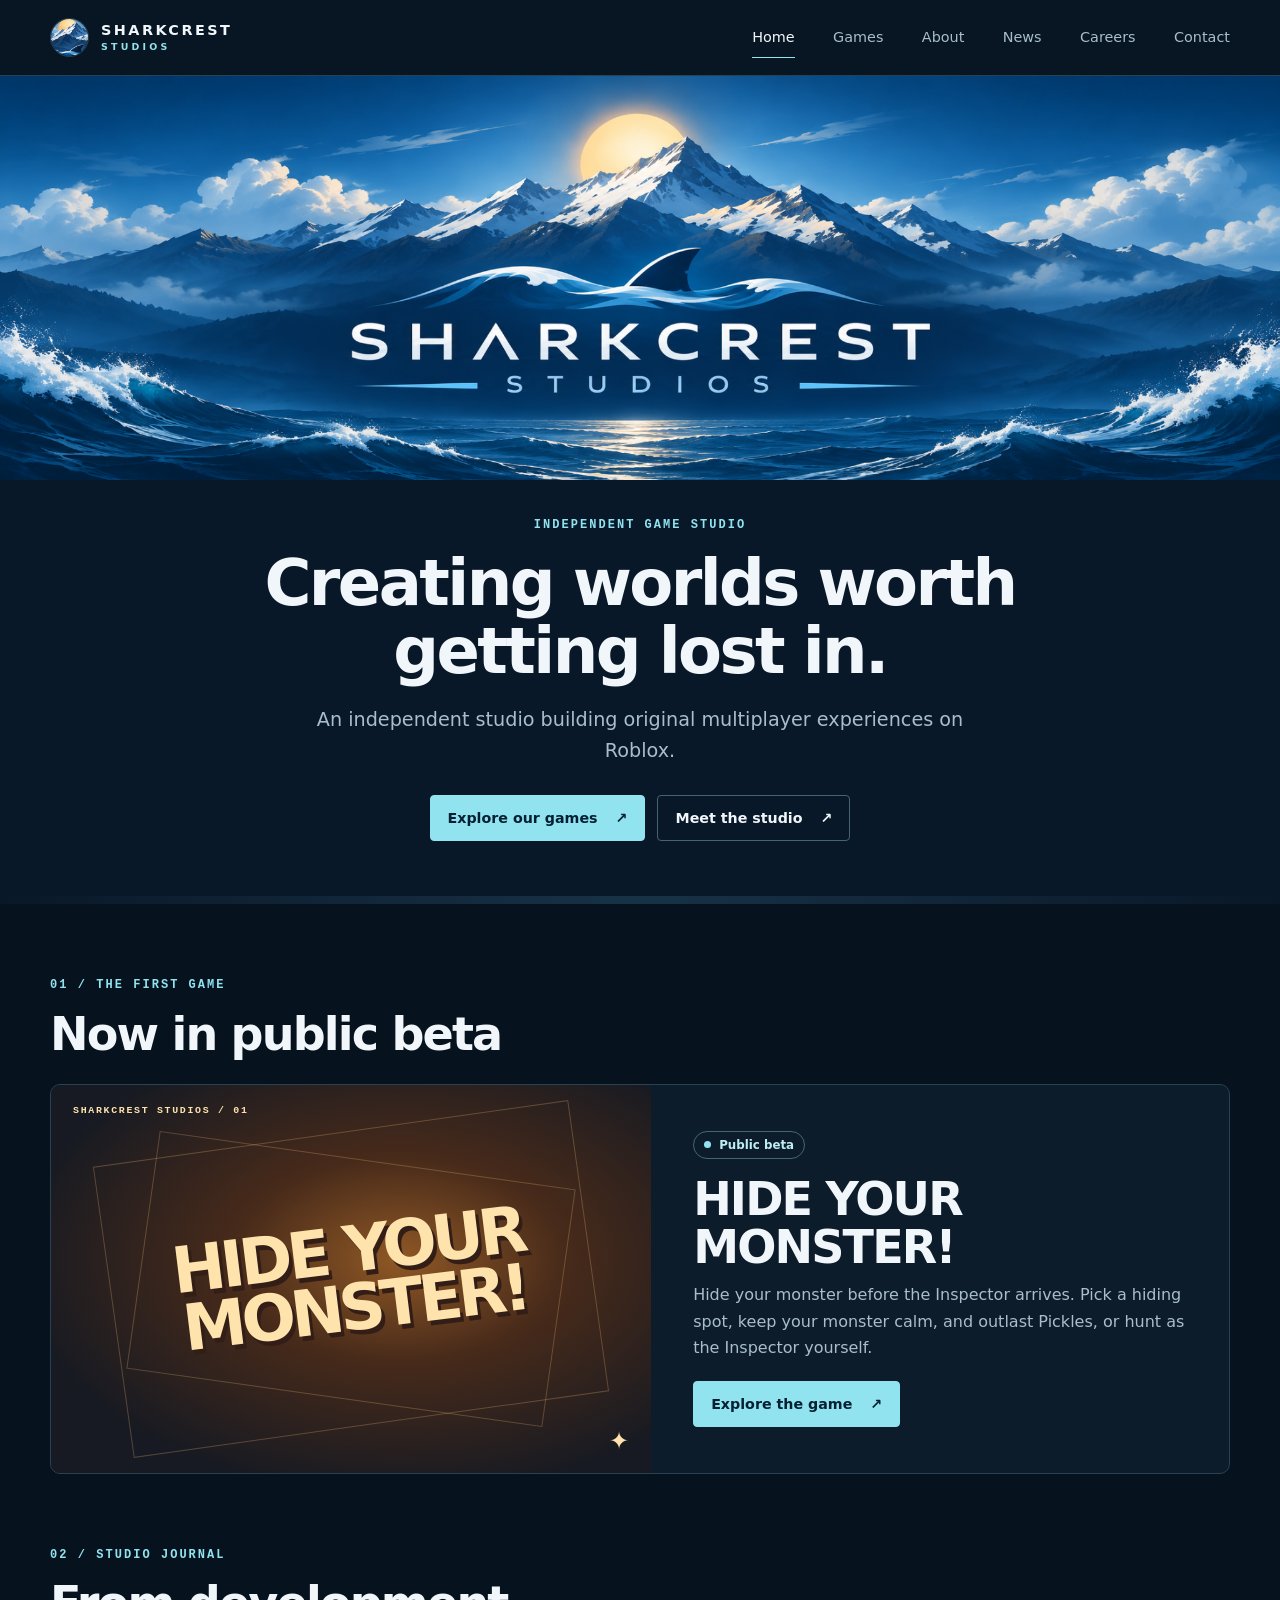
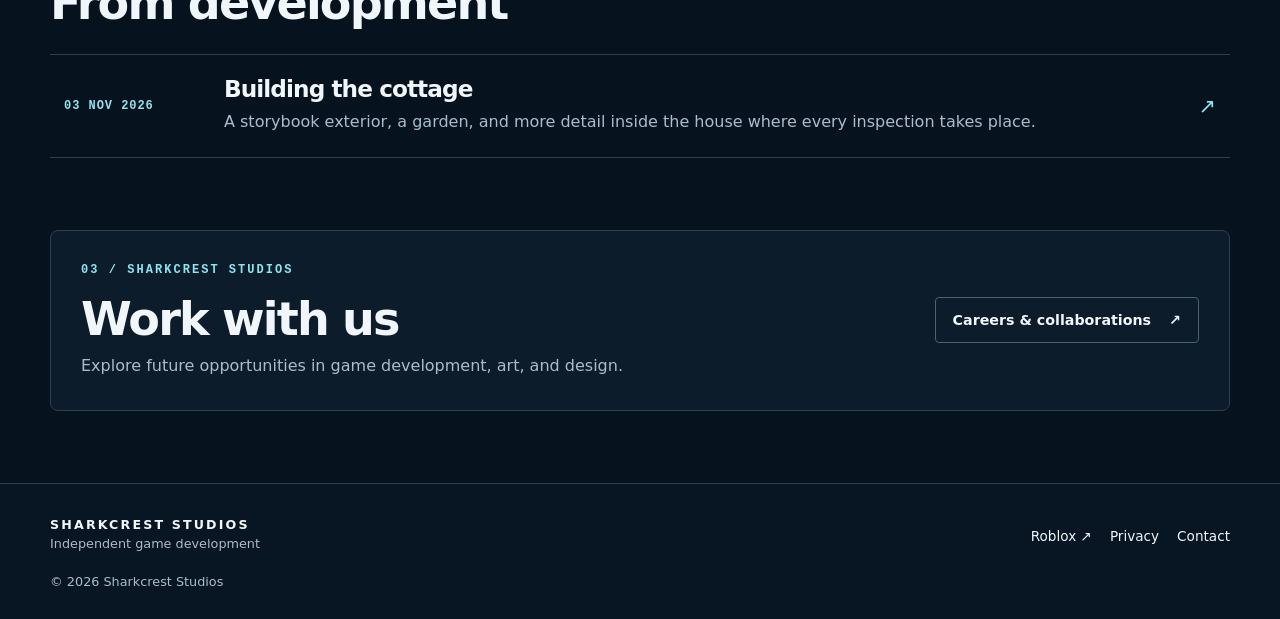
<file: index.html>
<!doctype html>
<html lang="en"><head><meta charset="utf-8"><meta name="viewport" content="width=device-width,initial-scale=1">
<title>Sharkcrest Studios</title><meta name="description" content="Independent Roblox game development."><meta name="google-site-verification" content="pZki12ZnaTEAWYkzwrIM5q7NcxKuATEVs8t-4s3hhcg"><meta name="msvalidate.01" content="9DD82C18F36D08FA622FC4B6A8618DF2"><meta name="theme-color" content="#07121f">
<link rel="canonical" href="https://sharkcreststudios.com/"><link rel="icon" href="/assets/favicon.png"><link rel="stylesheet" href="/assets/site.css">
<meta property="og:site_name" content="Sharkcrest Studios"><meta property="og:type" content="website"><meta property="og:title" content="Sharkcrest Studios"><meta property="og:description" content="Independent Roblox game development."><meta property="og:url" content="https://sharkcreststudios.com/"><meta property="og:image" content="https://sharkcreststudios.com/assets/banner.png"><meta property="og:image:alt" content="Sharkcrest Studios ocean and mountain banner"><meta name="twitter:card" content="summary_large_image">
<script type="application/ld+json">{"@context":"https://schema.org","@type":"Organization","name":"Sharkcrest Studios","url":"https://sharkcreststudios.com","logo":"https://sharkcreststudios.com/assets/crest.png","foundingDate":"2026-11-07","sameAs":["https://www.roblox.com/communities/379999821"]}</script><script type="application/ld+json">{"@context":"https://schema.org","@type":"WebSite","name":"Sharkcrest Studios","url":"https://sharkcreststudios.com/"}</script><script defer src="/assets/site.js"></script></head>
<body><a href="#main" class="skip">Skip to content</a><header><div class="wrap header"><a class="brand" href="/" aria-label="Sharkcrest Studios home"><img src="/assets/favicon.png" alt="" width="39" height="39"><span>SHARKCREST<small>STUDIOS</small></span></a><button class="menu" type="button" aria-controls="navigation" aria-expanded="false" hidden>Menu</button><nav id="navigation" aria-label="Main navigation"><a href="/" aria-current="page">Home</a><a href="/games/">Games</a><a href="/about/">About</a><a href="/news/">News</a><a href="/careers/">Careers</a><a href="/contact/">Contact</a></nav></div></header>
<main id="main" tabindex="-1">
    <section class="hero"><img src="/assets/banner.png" width="2048" height="647" alt="Sharkcrest Studios wordmark over ocean waves and a sunlit mountain range" fetchpriority="high"><div class="hero-copy wrap"><p class="eyebrow">INDEPENDENT GAME STUDIO</p><h1>Creating worlds worth<br class="desktop"> getting lost in.</h1><p class="lede">An independent studio building original multiplayer experiences on Roblox.</p><div class="actions"><a class="button primary" href="/games/">Explore our games <span aria-hidden="true">↗</span></a><a class="button " href="/about/">Meet the studio <span aria-hidden="true">↗</span></a></div></div></section>
    <section class="wrap section"><p class="eyebrow">01 / THE FIRST GAME</p><h2 class="section-title">Now in public beta</h2><article class="feature"><div class="game-art" aria-hidden="true"><span>SHARKCREST STUDIOS / 01</span><strong>HIDE YOUR MONSTER!</strong><b>✦</b></div><div class="feature-copy"><span class="status"><i></i>Public beta</span><h2>HIDE YOUR MONSTER!</h2><p>Hide your monster before the Inspector arrives. Pick a hiding spot, keep your monster calm, and outlast Pickles, or hunt as the Inspector yourself.</p><a class="button primary" href="/games/hide-your-monster/">Explore the game <span aria-hidden="true">↗</span></a></div></article></section>
    <section class="wrap section"><p class="eyebrow">02 / STUDIO JOURNAL</p><h2 class="section-title">From development</h2><a class="news-row" href="/news/building-the-cottage/"><time datetime="2026-11-03">03 NOV 2026</time><div><h3>Building the cottage</h3><p>A storybook exterior, a garden, and more detail inside the house where every inspection takes place.</p></div><span aria-hidden="true">↗</span></a></section>
    <section class="wrap section"><div class="callout"><div><p class="eyebrow">03 / SHARKCREST STUDIOS</p><h2>Work with us</h2><p>Explore future opportunities in game development, art, and design.</p></div><a class="button " href="/careers/">Careers &amp; collaborations <span aria-hidden="true">↗</span></a></div></section></main><footer><div class="wrap footer"><div><strong>SHARKCREST STUDIOS</strong><p>Independent game development</p></div><div><a href="https://www.roblox.com/communities/379999821">Roblox ↗</a><a href="/privacy/">Privacy</a><a href="/contact/">Contact</a></div><small>© 2026 Sharkcrest Studios</small></div></footer></body></html>
</file>
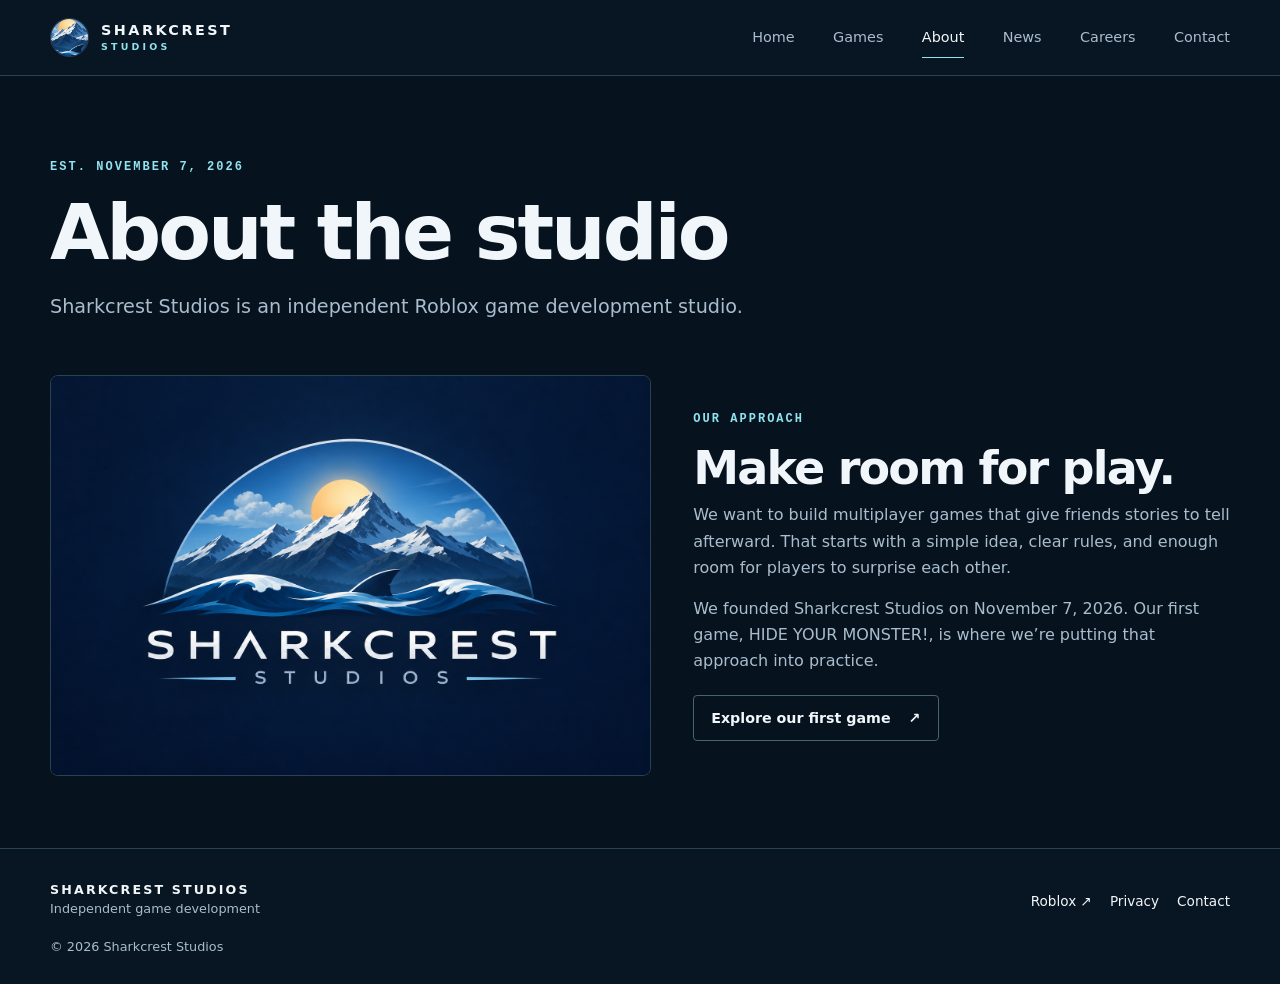
<file: about/index.html>
<!doctype html>
<html lang="en"><head><meta charset="utf-8"><meta name="viewport" content="width=device-width,initial-scale=1">
<title>About | Sharkcrest Studios</title><meta name="description" content="Meet Sharkcrest Studios, an independent game studio founded on November 7, 2026."><meta name="google-site-verification" content="pZki12ZnaTEAWYkzwrIM5q7NcxKuATEVs8t-4s3hhcg"><meta name="msvalidate.01" content="9DD82C18F36D08FA622FC4B6A8618DF2"><meta name="theme-color" content="#07121f">
<link rel="canonical" href="https://sharkcreststudios.com/about/"><link rel="icon" href="/assets/favicon.png"><link rel="stylesheet" href="/assets/site.css">
<meta property="og:site_name" content="Sharkcrest Studios"><meta property="og:type" content="website"><meta property="og:title" content="About | Sharkcrest Studios"><meta property="og:description" content="Meet Sharkcrest Studios, an independent game studio founded on November 7, 2026."><meta property="og:url" content="https://sharkcreststudios.com/about/"><meta property="og:image" content="https://sharkcreststudios.com/assets/banner.png"><meta property="og:image:alt" content="Sharkcrest Studios ocean and mountain banner"><meta name="twitter:card" content="summary_large_image">
<script type="application/ld+json">{"@context":"https://schema.org","@type":"Organization","name":"Sharkcrest Studios","url":"https://sharkcreststudios.com","logo":"https://sharkcreststudios.com/assets/crest.png","foundingDate":"2026-11-07","sameAs":["https://www.roblox.com/communities/379999821"]}</script><script defer src="/assets/site.js"></script></head>
<body><a href="#main" class="skip">Skip to content</a><header><div class="wrap header"><a class="brand" href="/" aria-label="Sharkcrest Studios home"><img src="/assets/favicon.png" alt="" width="39" height="39"><span>SHARKCREST<small>STUDIOS</small></span></a><button class="menu" type="button" aria-controls="navigation" aria-expanded="false" hidden>Menu</button><nav id="navigation" aria-label="Main navigation"><a href="/">Home</a><a href="/games/">Games</a><a href="/about/" aria-current="page">About</a><a href="/news/">News</a><a href="/careers/">Careers</a><a href="/contact/">Contact</a></nav></div></header>
<main id="main" tabindex="-1"><section class="wrap intro"><p class="eyebrow">EST. NOVEMBER 7, 2026</p><h1>About the studio</h1><p class="lede">Sharkcrest Studios is an independent Roblox game development studio.</p></section><section class="wrap section snug split"><img src="/assets/crest.png" width="1536" height="1024" alt="Official Sharkcrest Studios crest with mountain peaks, waves, and a shark fin"><div><p class="eyebrow">OUR APPROACH</p><h2>Make room for play.</h2><p>We want to build multiplayer games that give friends stories to tell afterward. That starts with a simple idea, clear rules, and enough room for players to surprise each other.</p><p>We founded Sharkcrest Studios on November 7, 2026. Our first game, HIDE YOUR MONSTER!, is where we’re putting that approach into practice.</p><a class="button " href="/games/hide-your-monster/">Explore our first game <span aria-hidden="true">↗</span></a></div></section></main><footer><div class="wrap footer"><div><strong>SHARKCREST STUDIOS</strong><p>Independent game development</p></div><div><a href="https://www.roblox.com/communities/379999821">Roblox ↗</a><a href="/privacy/">Privacy</a><a href="/contact/">Contact</a></div><small>© 2026 Sharkcrest Studios</small></div></footer></body></html>
</file>
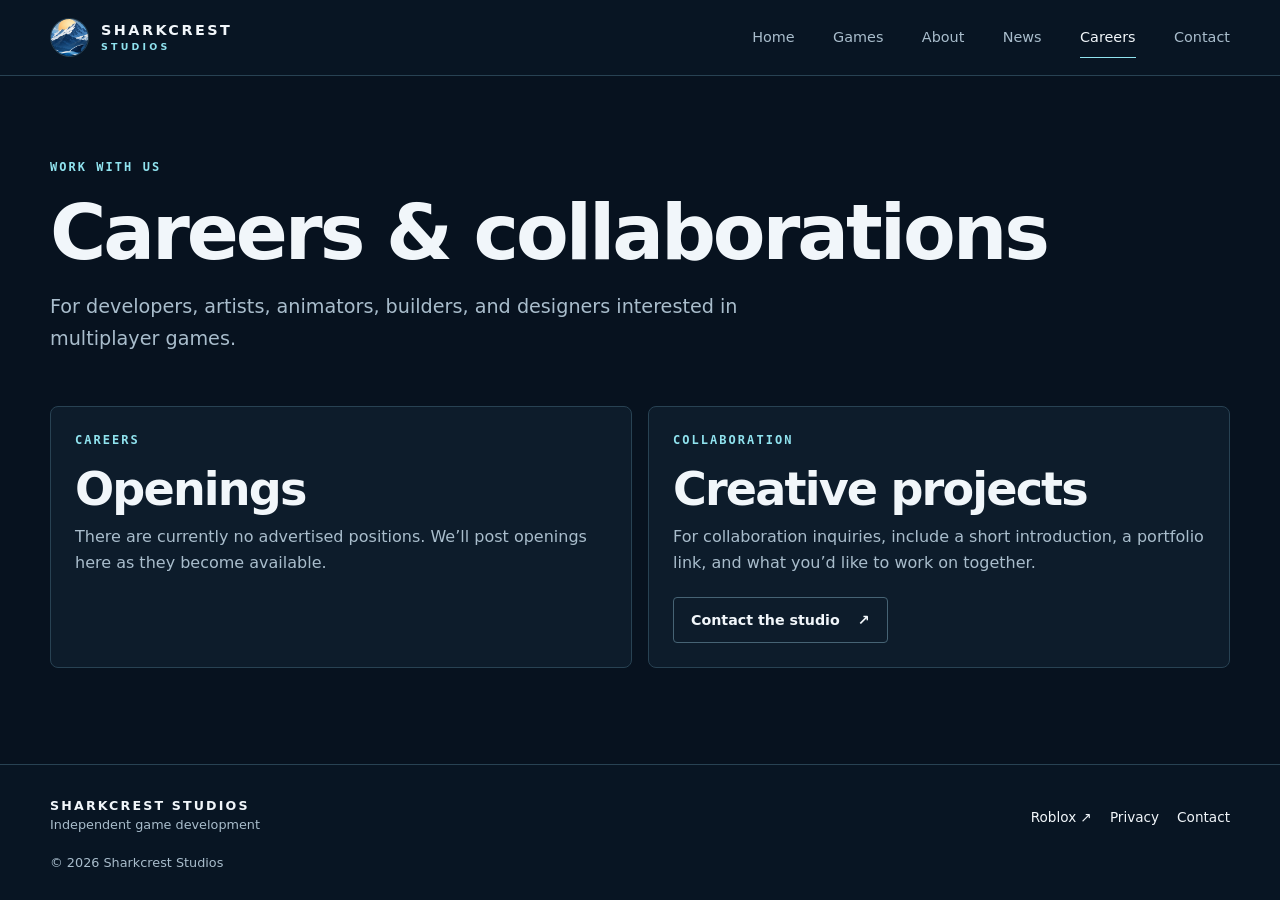
<file: careers/index.html>
<!doctype html>
<html lang="en"><head><meta charset="utf-8"><meta name="viewport" content="width=device-width,initial-scale=1">
<title>Careers &amp; Collaborations | Sharkcrest Studios</title><meta name="description" content="Careers and creative collaboration information from Sharkcrest Studios."><meta name="google-site-verification" content="pZki12ZnaTEAWYkzwrIM5q7NcxKuATEVs8t-4s3hhcg"><meta name="msvalidate.01" content="9DD82C18F36D08FA622FC4B6A8618DF2"><meta name="theme-color" content="#07121f">
<link rel="canonical" href="https://sharkcreststudios.com/careers/"><link rel="icon" href="/assets/favicon.png"><link rel="stylesheet" href="/assets/site.css">
<meta property="og:site_name" content="Sharkcrest Studios"><meta property="og:type" content="website"><meta property="og:title" content="Careers &amp; Collaborations | Sharkcrest Studios"><meta property="og:description" content="Careers and creative collaboration information from Sharkcrest Studios."><meta property="og:url" content="https://sharkcreststudios.com/careers/"><meta property="og:image" content="https://sharkcreststudios.com/assets/banner.png"><meta property="og:image:alt" content="Sharkcrest Studios ocean and mountain banner"><meta name="twitter:card" content="summary_large_image">
<script type="application/ld+json">{"@context":"https://schema.org","@type":"Organization","name":"Sharkcrest Studios","url":"https://sharkcreststudios.com","logo":"https://sharkcreststudios.com/assets/crest.png","foundingDate":"2026-11-07","sameAs":["https://www.roblox.com/communities/379999821"]}</script><script defer src="/assets/site.js"></script></head>
<body><a href="#main" class="skip">Skip to content</a><header><div class="wrap header"><a class="brand" href="/" aria-label="Sharkcrest Studios home"><img src="/assets/favicon.png" alt="" width="39" height="39"><span>SHARKCREST<small>STUDIOS</small></span></a><button class="menu" type="button" aria-controls="navigation" aria-expanded="false" hidden>Menu</button><nav id="navigation" aria-label="Main navigation"><a href="/">Home</a><a href="/games/">Games</a><a href="/about/">About</a><a href="/news/">News</a><a href="/careers/" aria-current="page">Careers</a><a href="/contact/">Contact</a></nav></div></header>
<main id="main" tabindex="-1"><section class="wrap intro"><p class="eyebrow">WORK WITH US</p><h1>Careers &amp; collaborations</h1><p class="lede">For developers, artists, animators, builders, and designers interested in multiplayer games.</p></section><section class="wrap section snug"><div class="tiles"><article><p class="eyebrow">CAREERS</p><h2>Openings</h2><p>There are currently no advertised positions. We’ll post openings here as they become available.</p></article><article><p class="eyebrow">COLLABORATION</p><h2>Creative projects</h2><p>For collaboration inquiries, include a short introduction, a portfolio link, and what you’d like to work on together.</p><a class="button " href="/contact/">Contact the studio <span aria-hidden="true">↗</span></a></article></div></section></main><footer><div class="wrap footer"><div><strong>SHARKCREST STUDIOS</strong><p>Independent game development</p></div><div><a href="https://www.roblox.com/communities/379999821">Roblox ↗</a><a href="/privacy/">Privacy</a><a href="/contact/">Contact</a></div><small>© 2026 Sharkcrest Studios</small></div></footer></body></html>
</file>
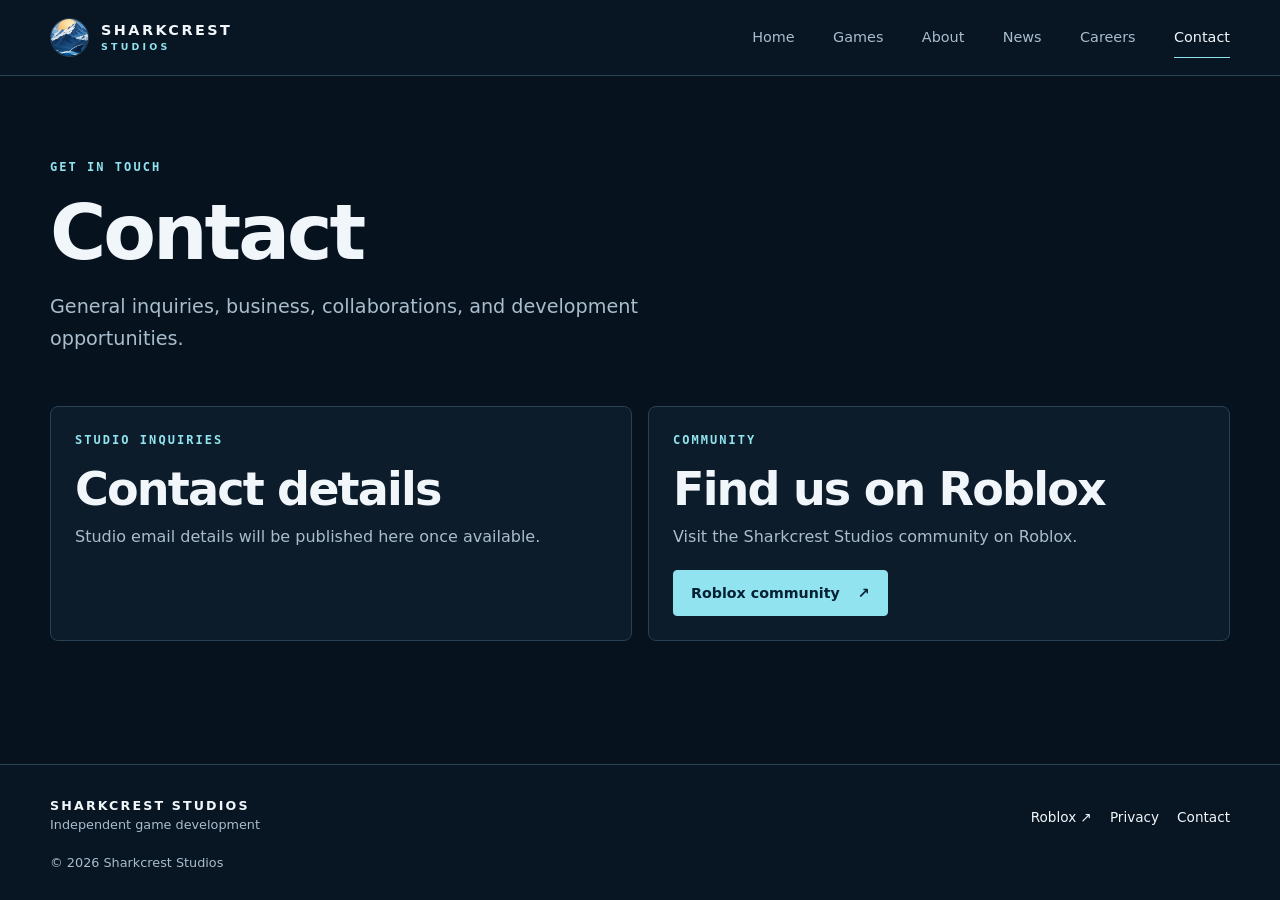
<file: contact/index.html>
<!doctype html>
<html lang="en"><head><meta charset="utf-8"><meta name="viewport" content="width=device-width,initial-scale=1">
<title>Contact | Sharkcrest Studios</title><meta name="description" content="Find Sharkcrest Studios on Roblox and learn how to reach the studio."><meta name="google-site-verification" content="pZki12ZnaTEAWYkzwrIM5q7NcxKuATEVs8t-4s3hhcg"><meta name="msvalidate.01" content="9DD82C18F36D08FA622FC4B6A8618DF2"><meta name="theme-color" content="#07121f">
<link rel="canonical" href="https://sharkcreststudios.com/contact/"><link rel="icon" href="/assets/favicon.png"><link rel="stylesheet" href="/assets/site.css">
<meta property="og:site_name" content="Sharkcrest Studios"><meta property="og:type" content="website"><meta property="og:title" content="Contact | Sharkcrest Studios"><meta property="og:description" content="Find Sharkcrest Studios on Roblox and learn how to reach the studio."><meta property="og:url" content="https://sharkcreststudios.com/contact/"><meta property="og:image" content="https://sharkcreststudios.com/assets/banner.png"><meta property="og:image:alt" content="Sharkcrest Studios ocean and mountain banner"><meta name="twitter:card" content="summary_large_image">
<script type="application/ld+json">{"@context":"https://schema.org","@type":"Organization","name":"Sharkcrest Studios","url":"https://sharkcreststudios.com","logo":"https://sharkcreststudios.com/assets/crest.png","foundingDate":"2026-11-07","sameAs":["https://www.roblox.com/communities/379999821"]}</script><script defer src="/assets/site.js"></script></head>
<body><a href="#main" class="skip">Skip to content</a><header><div class="wrap header"><a class="brand" href="/" aria-label="Sharkcrest Studios home"><img src="/assets/favicon.png" alt="" width="39" height="39"><span>SHARKCREST<small>STUDIOS</small></span></a><button class="menu" type="button" aria-controls="navigation" aria-expanded="false" hidden>Menu</button><nav id="navigation" aria-label="Main navigation"><a href="/">Home</a><a href="/games/">Games</a><a href="/about/">About</a><a href="/news/">News</a><a href="/careers/">Careers</a><a href="/contact/" aria-current="page">Contact</a></nav></div></header>
<main id="main" tabindex="-1"><section class="wrap intro"><p class="eyebrow">GET IN TOUCH</p><h1>Contact</h1><p class="lede">General inquiries, business, collaborations, and development opportunities.</p></section><section class="wrap section snug"><div class="tiles"><article><p class="eyebrow">STUDIO INQUIRIES</p><h2>Contact details</h2><p>Studio email details will be published here once available.</p></article><article><p class="eyebrow">COMMUNITY</p><h2>Find us on Roblox</h2><p>Visit the Sharkcrest Studios community on Roblox.</p><a class="button primary" href="https://www.roblox.com/communities/379999821">Roblox community <span aria-hidden="true">↗</span></a></article></div></section></main><footer><div class="wrap footer"><div><strong>SHARKCREST STUDIOS</strong><p>Independent game development</p></div><div><a href="https://www.roblox.com/communities/379999821">Roblox ↗</a><a href="/privacy/">Privacy</a><a href="/contact/">Contact</a></div><small>© 2026 Sharkcrest Studios</small></div></footer></body></html>
</file>
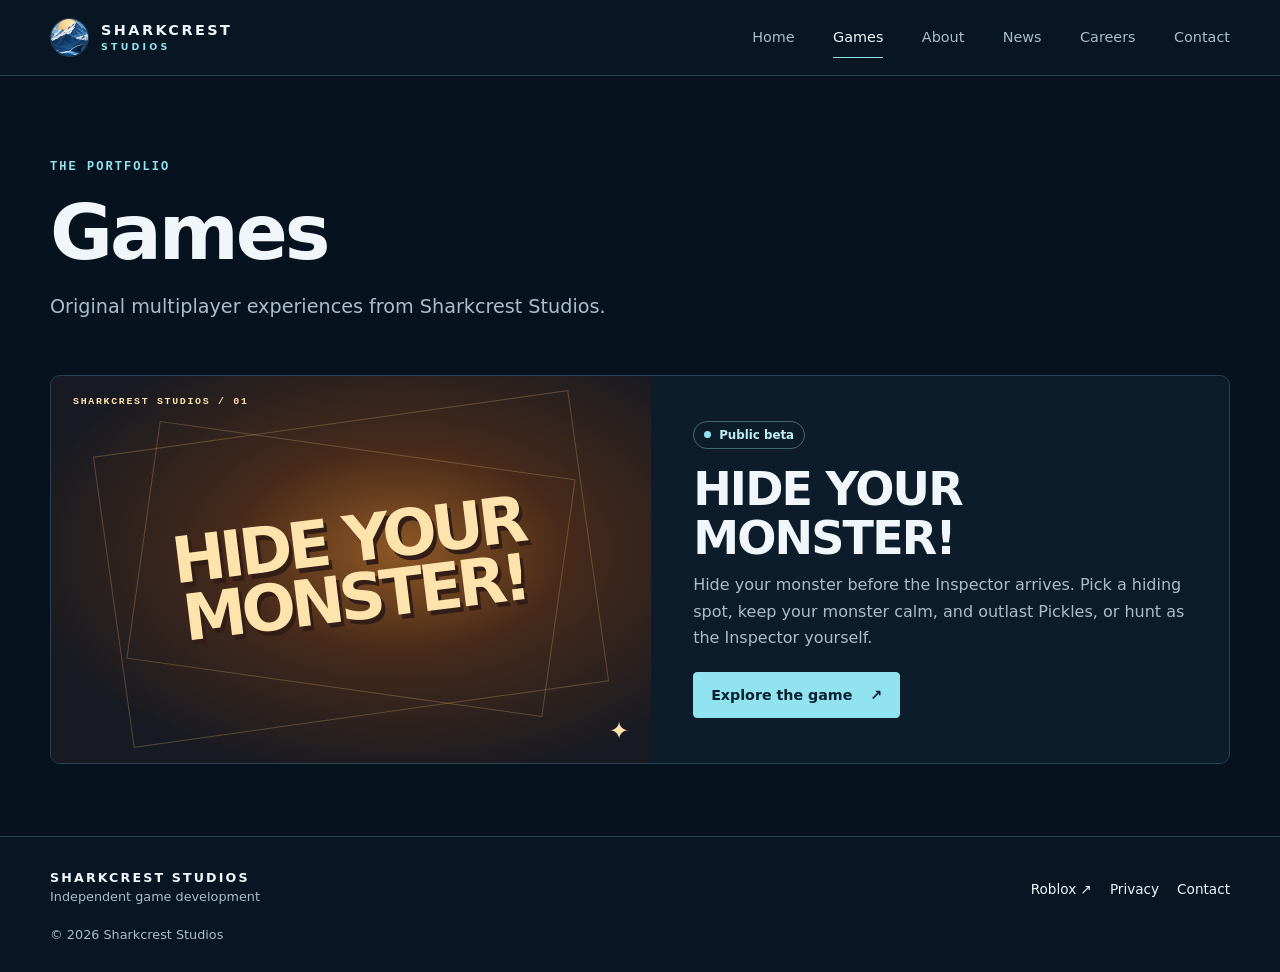
<file: games/index.html>
<!doctype html>
<html lang="en"><head><meta charset="utf-8"><meta name="viewport" content="width=device-width,initial-scale=1">
<title>Games | Sharkcrest Studios</title><meta name="description" content="Explore the Sharkcrest Studios game portfolio."><meta name="google-site-verification" content="pZki12ZnaTEAWYkzwrIM5q7NcxKuATEVs8t-4s3hhcg"><meta name="msvalidate.01" content="9DD82C18F36D08FA622FC4B6A8618DF2"><meta name="theme-color" content="#07121f">
<link rel="canonical" href="https://sharkcreststudios.com/games/"><link rel="icon" href="/assets/favicon.png"><link rel="stylesheet" href="/assets/site.css">
<meta property="og:site_name" content="Sharkcrest Studios"><meta property="og:type" content="website"><meta property="og:title" content="Games | Sharkcrest Studios"><meta property="og:description" content="Explore the Sharkcrest Studios game portfolio."><meta property="og:url" content="https://sharkcreststudios.com/games/"><meta property="og:image" content="https://sharkcreststudios.com/assets/banner.png"><meta property="og:image:alt" content="Sharkcrest Studios ocean and mountain banner"><meta name="twitter:card" content="summary_large_image">
<script type="application/ld+json">{"@context":"https://schema.org","@type":"Organization","name":"Sharkcrest Studios","url":"https://sharkcreststudios.com","logo":"https://sharkcreststudios.com/assets/crest.png","foundingDate":"2026-11-07","sameAs":["https://www.roblox.com/communities/379999821"]}</script><script defer src="/assets/site.js"></script></head>
<body><a href="#main" class="skip">Skip to content</a><header><div class="wrap header"><a class="brand" href="/" aria-label="Sharkcrest Studios home"><img src="/assets/favicon.png" alt="" width="39" height="39"><span>SHARKCREST<small>STUDIOS</small></span></a><button class="menu" type="button" aria-controls="navigation" aria-expanded="false" hidden>Menu</button><nav id="navigation" aria-label="Main navigation"><a href="/">Home</a><a href="/games/" aria-current="page">Games</a><a href="/about/">About</a><a href="/news/">News</a><a href="/careers/">Careers</a><a href="/contact/">Contact</a></nav></div></header>
<main id="main" tabindex="-1"><section class="wrap intro"><p class="eyebrow">THE PORTFOLIO</p><h1>Games</h1><p class="lede">Original multiplayer experiences from Sharkcrest Studios.</p></section><section class="wrap section snug"><article class="feature"><div class="game-art" aria-hidden="true"><span>SHARKCREST STUDIOS / 01</span><strong>HIDE YOUR MONSTER!</strong><b>✦</b></div><div class="feature-copy"><span class="status"><i></i>Public beta</span><h2>HIDE YOUR MONSTER!</h2><p>Hide your monster before the Inspector arrives. Pick a hiding spot, keep your monster calm, and outlast Pickles, or hunt as the Inspector yourself.</p><a class="button primary" href="/games/hide-your-monster/">Explore the game <span aria-hidden="true">↗</span></a></div></article></section></main><footer><div class="wrap footer"><div><strong>SHARKCREST STUDIOS</strong><p>Independent game development</p></div><div><a href="https://www.roblox.com/communities/379999821">Roblox ↗</a><a href="/privacy/">Privacy</a><a href="/contact/">Contact</a></div><small>© 2026 Sharkcrest Studios</small></div></footer></body></html>
</file>
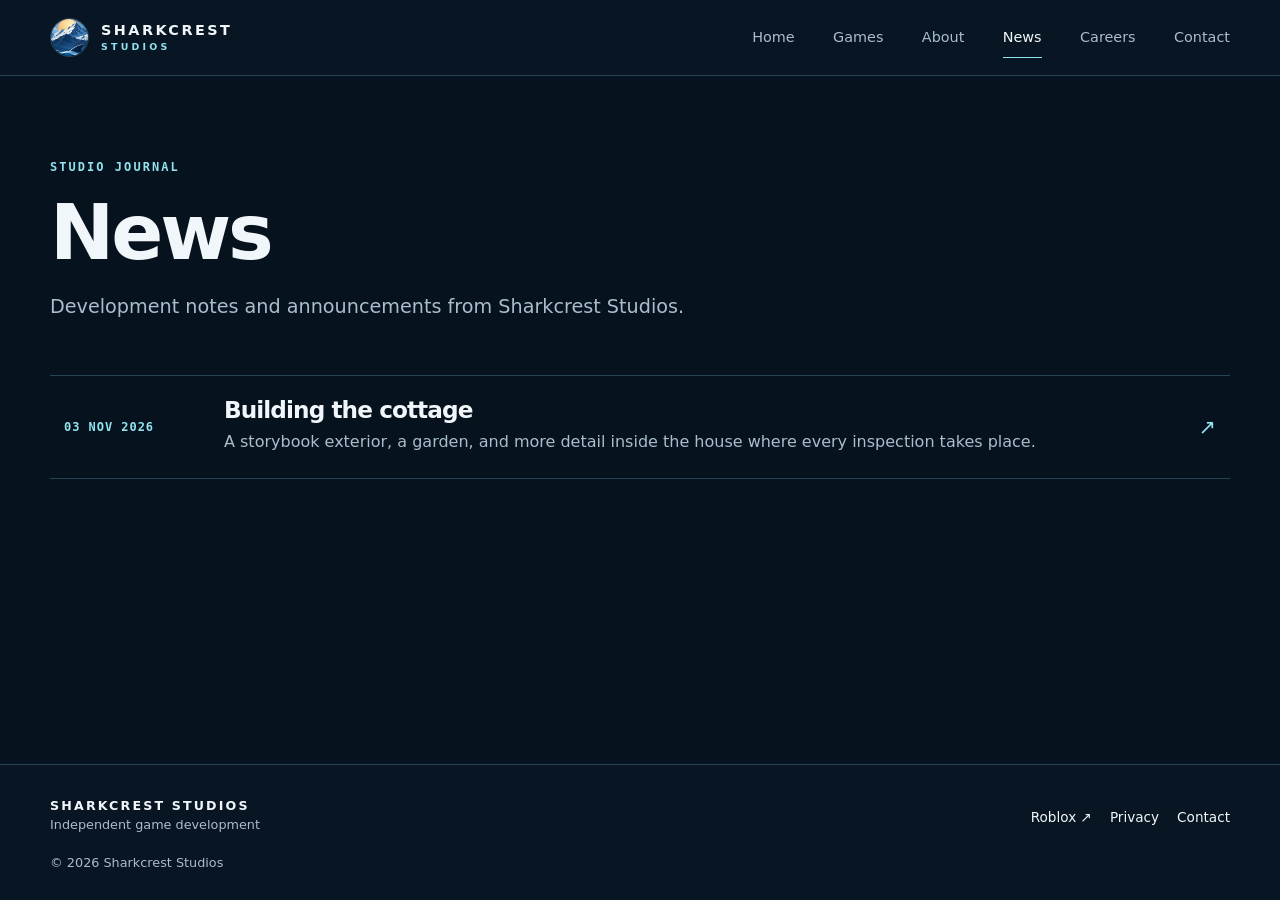
<file: news/index.html>
<!doctype html>
<html lang="en"><head><meta charset="utf-8"><meta name="viewport" content="width=device-width,initial-scale=1">
<title>News | Sharkcrest Studios</title><meta name="description" content="Development notes and announcements from Sharkcrest Studios."><meta name="google-site-verification" content="pZki12ZnaTEAWYkzwrIM5q7NcxKuATEVs8t-4s3hhcg"><meta name="msvalidate.01" content="9DD82C18F36D08FA622FC4B6A8618DF2"><meta name="theme-color" content="#07121f">
<link rel="canonical" href="https://sharkcreststudios.com/news/"><link rel="icon" href="/assets/favicon.png"><link rel="stylesheet" href="/assets/site.css">
<meta property="og:site_name" content="Sharkcrest Studios"><meta property="og:type" content="website"><meta property="og:title" content="News | Sharkcrest Studios"><meta property="og:description" content="Development notes and announcements from Sharkcrest Studios."><meta property="og:url" content="https://sharkcreststudios.com/news/"><meta property="og:image" content="https://sharkcreststudios.com/assets/banner.png"><meta property="og:image:alt" content="Sharkcrest Studios ocean and mountain banner"><meta name="twitter:card" content="summary_large_image">
<script type="application/ld+json">{"@context":"https://schema.org","@type":"Organization","name":"Sharkcrest Studios","url":"https://sharkcreststudios.com","logo":"https://sharkcreststudios.com/assets/crest.png","foundingDate":"2026-11-07","sameAs":["https://www.roblox.com/communities/379999821"]}</script><script defer src="/assets/site.js"></script></head>
<body><a href="#main" class="skip">Skip to content</a><header><div class="wrap header"><a class="brand" href="/" aria-label="Sharkcrest Studios home"><img src="/assets/favicon.png" alt="" width="39" height="39"><span>SHARKCREST<small>STUDIOS</small></span></a><button class="menu" type="button" aria-controls="navigation" aria-expanded="false" hidden>Menu</button><nav id="navigation" aria-label="Main navigation"><a href="/">Home</a><a href="/games/">Games</a><a href="/about/">About</a><a href="/news/" aria-current="page">News</a><a href="/careers/">Careers</a><a href="/contact/">Contact</a></nav></div></header>
<main id="main" tabindex="-1"><section class="wrap intro"><p class="eyebrow">STUDIO JOURNAL</p><h1>News</h1><p class="lede">Development notes and announcements from Sharkcrest Studios.</p></section><section class="wrap section snug"><a class="news-row" href="/news/building-the-cottage/"><time datetime="2026-11-03">03 NOV 2026</time><div><h2>Building the cottage</h2><p>A storybook exterior, a garden, and more detail inside the house where every inspection takes place.</p></div><span aria-hidden="true">↗</span></a></section></main><footer><div class="wrap footer"><div><strong>SHARKCREST STUDIOS</strong><p>Independent game development</p></div><div><a href="https://www.roblox.com/communities/379999821">Roblox ↗</a><a href="/privacy/">Privacy</a><a href="/contact/">Contact</a></div><small>© 2026 Sharkcrest Studios</small></div></footer></body></html>
</file>
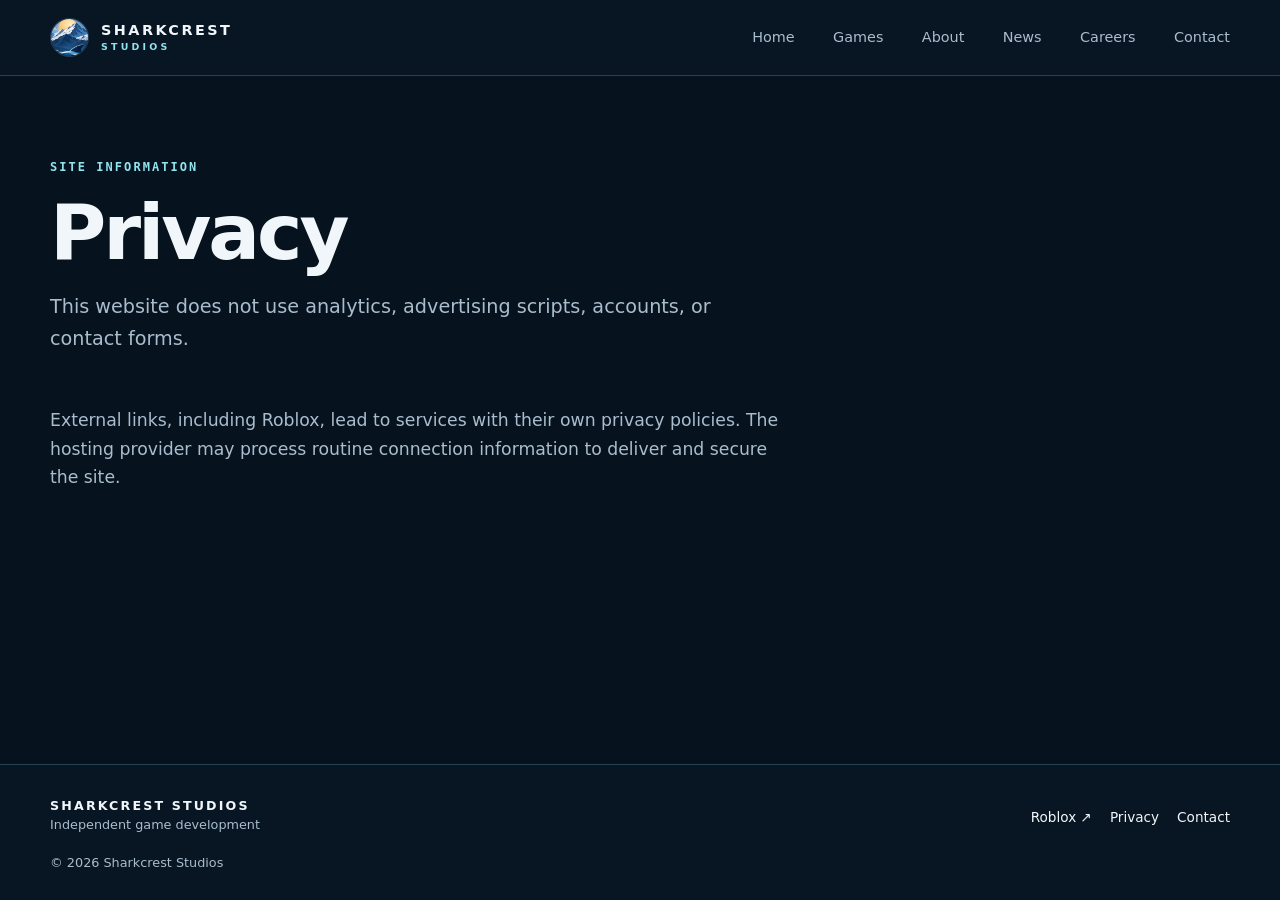
<file: privacy/index.html>
<!doctype html>
<html lang="en"><head><meta charset="utf-8"><meta name="viewport" content="width=device-width,initial-scale=1">
<title>Privacy | Sharkcrest Studios</title><meta name="description" content="Privacy information for the Sharkcrest Studios website."><meta name="google-site-verification" content="pZki12ZnaTEAWYkzwrIM5q7NcxKuATEVs8t-4s3hhcg"><meta name="msvalidate.01" content="9DD82C18F36D08FA622FC4B6A8618DF2"><meta name="theme-color" content="#07121f">
<link rel="canonical" href="https://sharkcreststudios.com/privacy/"><link rel="icon" href="/assets/favicon.png"><link rel="stylesheet" href="/assets/site.css">
<meta property="og:site_name" content="Sharkcrest Studios"><meta property="og:type" content="website"><meta property="og:title" content="Privacy | Sharkcrest Studios"><meta property="og:description" content="Privacy information for the Sharkcrest Studios website."><meta property="og:url" content="https://sharkcreststudios.com/privacy/"><meta property="og:image" content="https://sharkcreststudios.com/assets/banner.png"><meta property="og:image:alt" content="Sharkcrest Studios ocean and mountain banner"><meta name="twitter:card" content="summary_large_image">
<script type="application/ld+json">{"@context":"https://schema.org","@type":"Organization","name":"Sharkcrest Studios","url":"https://sharkcreststudios.com","logo":"https://sharkcreststudios.com/assets/crest.png","foundingDate":"2026-11-07","sameAs":["https://www.roblox.com/communities/379999821"]}</script><script defer src="/assets/site.js"></script></head>
<body><a href="#main" class="skip">Skip to content</a><header><div class="wrap header"><a class="brand" href="/" aria-label="Sharkcrest Studios home"><img src="/assets/favicon.png" alt="" width="39" height="39"><span>SHARKCREST<small>STUDIOS</small></span></a><button class="menu" type="button" aria-controls="navigation" aria-expanded="false" hidden>Menu</button><nav id="navigation" aria-label="Main navigation"><a href="/">Home</a><a href="/games/">Games</a><a href="/about/">About</a><a href="/news/">News</a><a href="/careers/">Careers</a><a href="/contact/">Contact</a></nav></div></header>
<main id="main" tabindex="-1"><section class="wrap intro"><p class="eyebrow">SITE INFORMATION</p><h1>Privacy</h1><p class="lede">This website does not use analytics, advertising scripts, accounts, or contact forms.</p></section><section class="wrap section snug prose"><p>External links, including Roblox, lead to services with their own privacy policies. The hosting provider may process routine connection information to deliver and secure the site.</p></section></main><footer><div class="wrap footer"><div><strong>SHARKCREST STUDIOS</strong><p>Independent game development</p></div><div><a href="https://www.roblox.com/communities/379999821">Roblox ↗</a><a href="/privacy/">Privacy</a><a href="/contact/">Contact</a></div><small>© 2026 Sharkcrest Studios</small></div></footer></body></html>
</file>
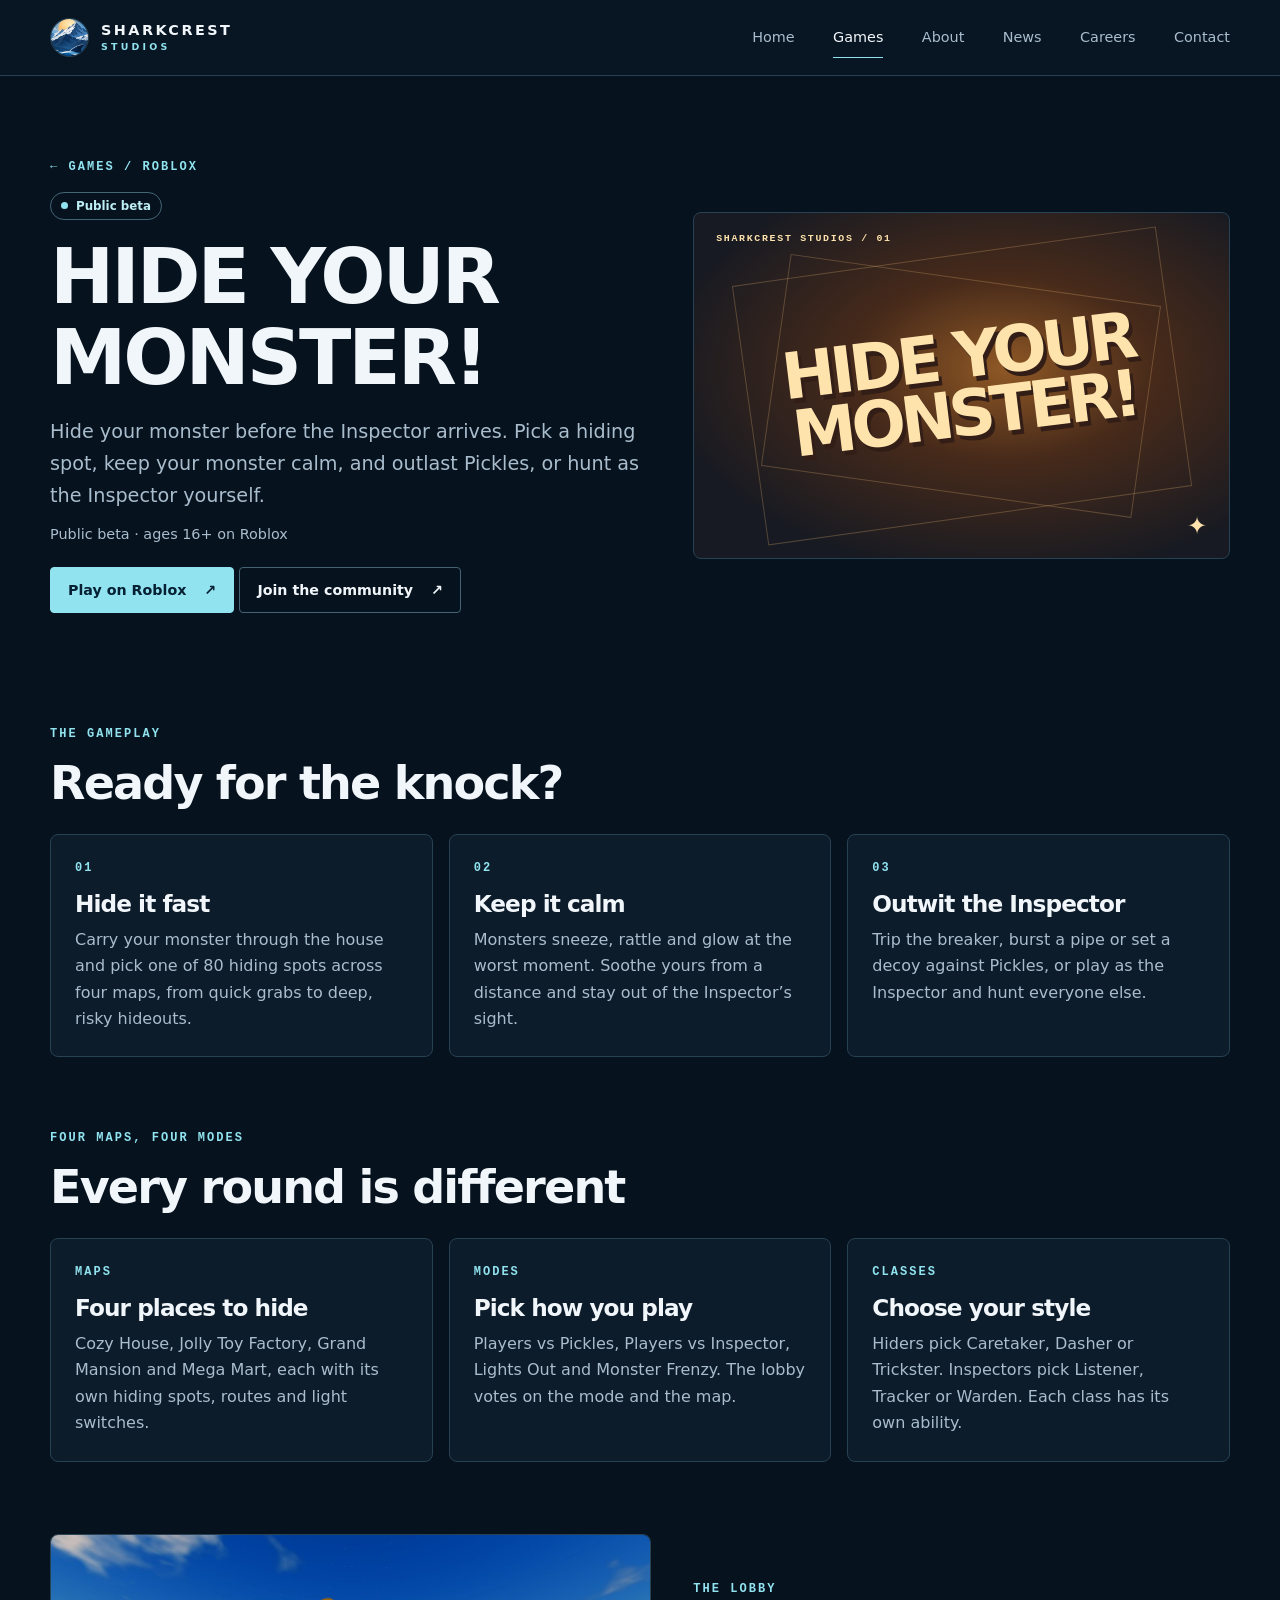
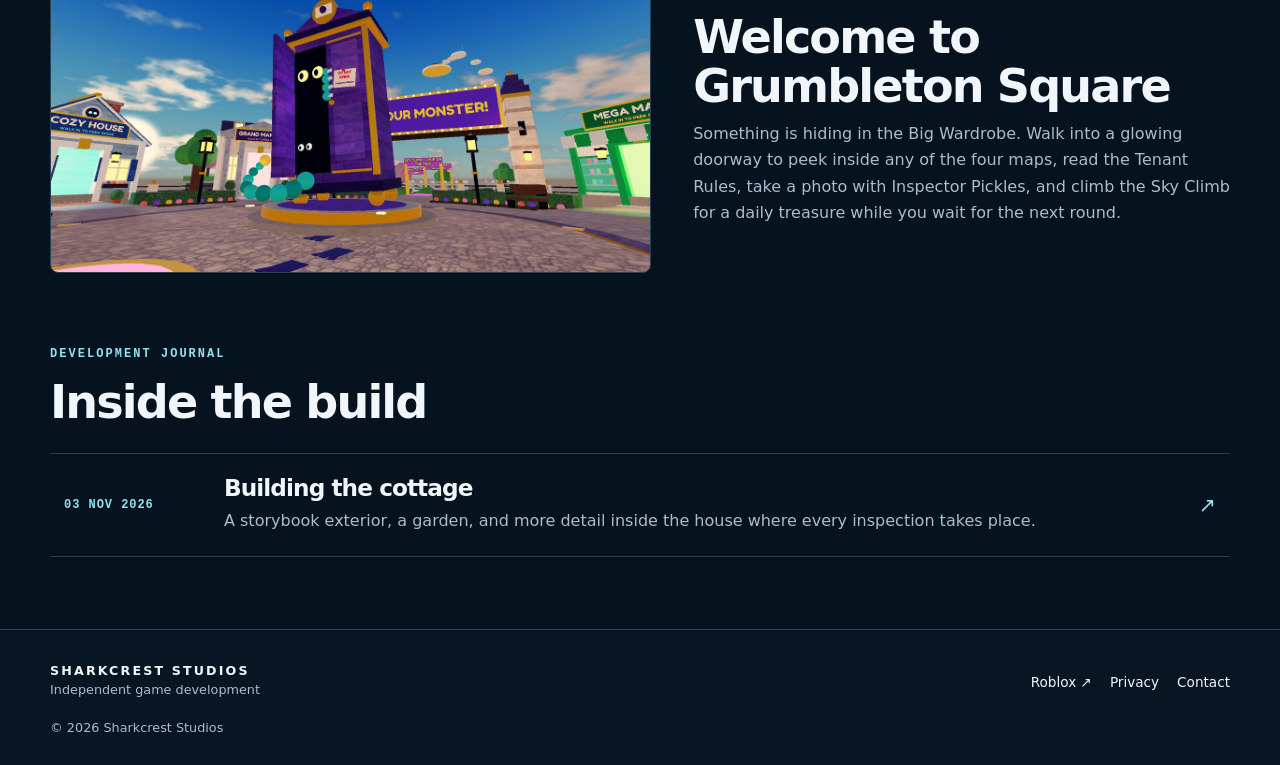
<file: games/hide-your-monster/index.html>
<!doctype html>
<html lang="en"><head><meta charset="utf-8"><meta name="viewport" content="width=device-width,initial-scale=1">
<title>HIDE YOUR MONSTER! | Sharkcrest Studios</title><meta name="description" content="Hide your monster before the Inspector arrives. Pick a hiding spot, keep your monster calm, and outlast Pickles, or hunt as the Inspector yourself."><meta name="google-site-verification" content="pZki12ZnaTEAWYkzwrIM5q7NcxKuATEVs8t-4s3hhcg"><meta name="msvalidate.01" content="9DD82C18F36D08FA622FC4B6A8618DF2"><meta name="theme-color" content="#07121f">
<link rel="canonical" href="https://sharkcreststudios.com/games/hide-your-monster/"><link rel="icon" href="/assets/favicon.png"><link rel="stylesheet" href="/assets/site.css">
<meta property="og:site_name" content="Sharkcrest Studios"><meta property="og:type" content="website"><meta property="og:title" content="HIDE YOUR MONSTER! | Sharkcrest Studios"><meta property="og:description" content="Hide your monster before the Inspector arrives. Pick a hiding spot, keep your monster calm, and outlast Pickles, or hunt as the Inspector yourself."><meta property="og:url" content="https://sharkcreststudios.com/games/hide-your-monster/"><meta property="og:image" content="https://sharkcreststudios.com/assets/banner.png"><meta property="og:image:alt" content="Sharkcrest Studios ocean and mountain banner"><meta name="twitter:card" content="summary_large_image">
<script type="application/ld+json">{"@context":"https://schema.org","@type":"Organization","name":"Sharkcrest Studios","url":"https://sharkcreststudios.com","logo":"https://sharkcreststudios.com/assets/crest.png","foundingDate":"2026-11-07","sameAs":["https://www.roblox.com/communities/379999821"]}</script><script defer src="/assets/site.js"></script></head>
<body><a href="#main" class="skip">Skip to content</a><header><div class="wrap header"><a class="brand" href="/" aria-label="Sharkcrest Studios home"><img src="/assets/favicon.png" alt="" width="39" height="39"><span>SHARKCREST<small>STUDIOS</small></span></a><button class="menu" type="button" aria-controls="navigation" aria-expanded="false" hidden>Menu</button><nav id="navigation" aria-label="Main navigation"><a href="/">Home</a><a href="/games/" aria-current="location">Games</a><a href="/about/">About</a><a href="/news/">News</a><a href="/careers/">Careers</a><a href="/contact/">Contact</a></nav></div></header>
<main id="main" tabindex="-1"><section class="wrap intro game-intro"><div><p class="eyebrow"><a href="/games/">← GAMES</a> / Roblox</p><span class="status"><i></i>Public beta</span><h1>HIDE YOUR MONSTER!</h1><p class="lede">Hide your monster before the Inspector arrives. Pick a hiding spot, keep your monster calm, and outlast Pickles, or hunt as the Inspector yourself.</p><p class="access">Public beta · ages 16+ on Roblox</p><a class="button primary" href="https://www.roblox.com/games/129936234555191">Play on Roblox <span aria-hidden="true">↗</span></a> <a class="button" href="https://www.roblox.com/communities/379999821">Join the community <span aria-hidden="true">↗</span></a></div><div class="game-art" aria-hidden="true"><span>SHARKCREST STUDIOS / 01</span><strong>HIDE YOUR MONSTER!</strong><b>✦</b></div></section>
    <section class="wrap section"><p class="eyebrow">THE GAMEPLAY</p><h2 class="section-title">Ready for the knock?</h2><div class="tiles"><article><p class="eyebrow">01</p><h3>Hide it fast</h3><p>Carry your monster through the house and pick one of 80 hiding spots across four maps, from quick grabs to deep, risky hideouts.</p></article><article><p class="eyebrow">02</p><h3>Keep it calm</h3><p>Monsters sneeze, rattle and glow at the worst moment. Soothe yours from a distance and stay out of the Inspector&#8217;s sight.</p></article><article><p class="eyebrow">03</p><h3>Outwit the Inspector</h3><p>Trip the breaker, burst a pipe or set a decoy against Pickles, or play as the Inspector and hunt everyone else.</p></article></div></section>
    <section class="wrap section"><p class="eyebrow">FOUR MAPS, FOUR MODES</p><h2 class="section-title">Every round is different</h2><div class="tiles"><article><p class="eyebrow">MAPS</p><h3>Four places to hide</h3><p>Cozy House, Jolly Toy Factory, Grand Mansion and Mega Mart, each with its own hiding spots, routes and light switches.</p></article><article><p class="eyebrow">MODES</p><h3>Pick how you play</h3><p>Players vs Pickles, Players vs Inspector, Lights Out and Monster Frenzy. The lobby votes on the mode and the map.</p></article><article><p class="eyebrow">CLASSES</p><h3>Choose your style</h3><p>Hiders pick Caretaker, Dasher or Trickster. Inspectors pick Listener, Tracker or Warden. Each class has its own ability.</p></article></div></section>
    
    <section class="wrap section"><div class="split"><img src="/assets/hym-grumbleton-square.jpg" width="1280" height="720" loading="lazy" alt="The Big Wardrobe in Grumbleton Square: a leaning purple wardrobe with glowing eyes peeking out, surrounded by the four map doorways"><div><p class="eyebrow">THE LOBBY</p><h2>Welcome to Grumbleton Square</h2><p>Something is hiding in the Big Wardrobe. Walk into a glowing doorway to peek inside any of the four maps, read the Tenant Rules, take a photo with Inspector Pickles, and climb the Sky Climb for a daily treasure while you wait for the next round.</p></div></div></section>
    <section class="wrap section"><p class="eyebrow">DEVELOPMENT JOURNAL</p><h2 class="section-title">Inside the build</h2><a class="news-row" href="/news/building-the-cottage/"><time datetime="2026-11-03">03 NOV 2026</time><div><h3>Building the cottage</h3><p>A storybook exterior, a garden, and more detail inside the house where every inspection takes place.</p></div><span aria-hidden="true">↗</span></a></section></main><footer><div class="wrap footer"><div><strong>SHARKCREST STUDIOS</strong><p>Independent game development</p></div><div><a href="https://www.roblox.com/communities/379999821">Roblox ↗</a><a href="/privacy/">Privacy</a><a href="/contact/">Contact</a></div><small>© 2026 Sharkcrest Studios</small></div></footer></body></html>
</file>
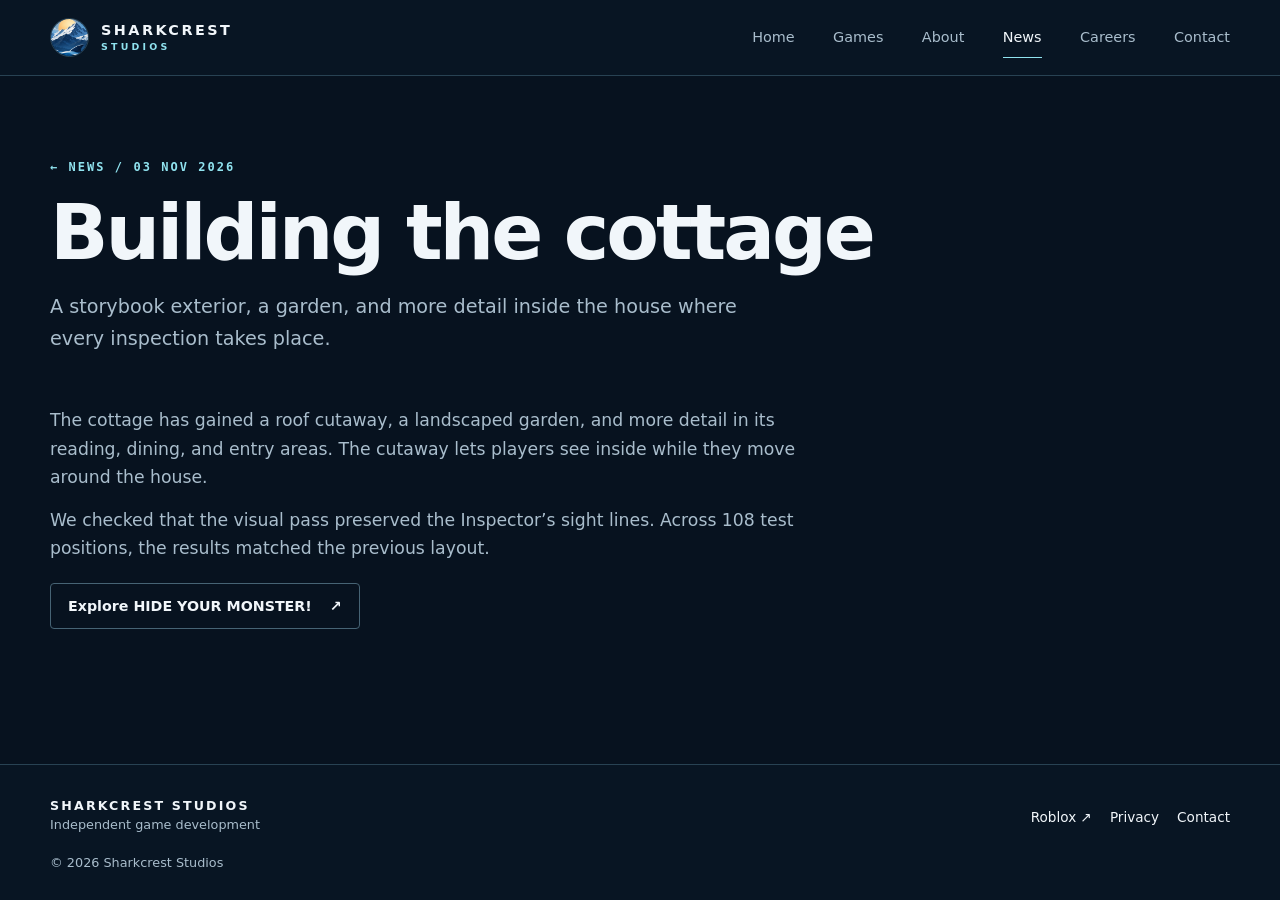
<file: news/building-the-cottage/index.html>
<!doctype html>
<html lang="en"><head><meta charset="utf-8"><meta name="viewport" content="width=device-width,initial-scale=1">
<title>Building the cottage | Sharkcrest Studios</title><meta name="description" content="A storybook exterior, a garden, and more detail inside the house where every inspection takes place."><meta name="google-site-verification" content="pZki12ZnaTEAWYkzwrIM5q7NcxKuATEVs8t-4s3hhcg"><meta name="msvalidate.01" content="9DD82C18F36D08FA622FC4B6A8618DF2"><meta name="theme-color" content="#07121f">
<link rel="canonical" href="https://sharkcreststudios.com/news/building-the-cottage/"><link rel="icon" href="/assets/favicon.png"><link rel="stylesheet" href="/assets/site.css">
<meta property="og:site_name" content="Sharkcrest Studios"><meta property="og:type" content="website"><meta property="og:title" content="Building the cottage | Sharkcrest Studios"><meta property="og:description" content="A storybook exterior, a garden, and more detail inside the house where every inspection takes place."><meta property="og:url" content="https://sharkcreststudios.com/news/building-the-cottage/"><meta property="og:image" content="https://sharkcreststudios.com/assets/banner.png"><meta property="og:image:alt" content="Sharkcrest Studios ocean and mountain banner"><meta name="twitter:card" content="summary_large_image">
<script type="application/ld+json">{"@context":"https://schema.org","@type":"Organization","name":"Sharkcrest Studios","url":"https://sharkcreststudios.com","logo":"https://sharkcreststudios.com/assets/crest.png","foundingDate":"2026-11-07","sameAs":["https://www.roblox.com/communities/379999821"]}</script><script defer src="/assets/site.js"></script></head>
<body><a href="#main" class="skip">Skip to content</a><header><div class="wrap header"><a class="brand" href="/" aria-label="Sharkcrest Studios home"><img src="/assets/favicon.png" alt="" width="39" height="39"><span>SHARKCREST<small>STUDIOS</small></span></a><button class="menu" type="button" aria-controls="navigation" aria-expanded="false" hidden>Menu</button><nav id="navigation" aria-label="Main navigation"><a href="/">Home</a><a href="/games/">Games</a><a href="/about/">About</a><a href="/news/" aria-current="location">News</a><a href="/careers/">Careers</a><a href="/contact/">Contact</a></nav></div></header>
<main id="main" tabindex="-1"><section class="wrap intro"><p class="eyebrow"><a href="/news/">← NEWS</a> / 03 NOV 2026</p><h1>Building the cottage</h1><p class="lede">A storybook exterior, a garden, and more detail inside the house where every inspection takes place.</p></section><article class="wrap section snug prose"><p>The cottage has gained a roof cutaway, a landscaped garden, and more detail in its reading, dining, and entry areas. The cutaway lets players see inside while they move around the house.</p><p>We checked that the visual pass preserved the Inspector’s sight lines. Across 108 test positions, the results matched the previous layout.</p><a class="button " href="/games/hide-your-monster/">Explore HIDE YOUR MONSTER! <span aria-hidden="true">↗</span></a></article></main><footer><div class="wrap footer"><div><strong>SHARKCREST STUDIOS</strong><p>Independent game development</p></div><div><a href="https://www.roblox.com/communities/379999821">Roblox ↗</a><a href="/privacy/">Privacy</a><a href="/contact/">Contact</a></div><small>© 2026 Sharkcrest Studios</small></div></footer></body></html>
</file>
<file: assets/site.css>
@charset "UTF-8";
:root{color-scheme:dark;--bg:#07121f;--panel:#0d1c2b;--ink:#f1f6fa;--muted:#a9bdcc;--accent:#90e3ef;--line:#284253;--width:1180px;font-family:system-ui,-apple-system,"Segoe UI",sans-serif}
*{box-sizing:border-box}body{margin:0;background:var(--bg);color:var(--ink);min-height:100vh;display:flex;flex-direction:column}main{flex:1}img{display:block;max-width:100%;height:auto}a{color:inherit;text-decoration:none}button{font:inherit}a,button{ -webkit-tap-highlight-color:transparent}a:focus-visible,button:focus-visible{outline:2px solid var(--accent);outline-offset:5px}[hidden]{display:none!important}
.wrap{width:min(var(--width),calc(100% - 96px));margin-inline:auto}.skip{position:fixed;left:16px;top:12px;z-index:4;background:var(--accent);color:var(--bg);padding:12px;transform:translateY(-200%)}.skip:focus{transform:none}
header{border-bottom:1px solid var(--line);background:#081523}.header{min-height:75px;display:flex;align-items:center;justify-content:space-between;gap:28px}.brand{display:flex;align-items:center;gap:12px;font-size:.9rem;font-weight:750;letter-spacing:.17em;line-height:1.15}.brand img{border:1px solid var(--line);border-radius:50%}.brand small{display:block;color:var(--accent);font-size:.59rem;letter-spacing:.34em;margin-top:4px}nav{display:flex;gap:clamp(14px,3vw,40px);align-items:center}nav a{font-size:.9rem;color:var(--muted);padding:12px 0;border-bottom:1px solid transparent}nav a:hover,nav a[aria-current]{color:var(--ink);border-color:var(--accent)}.menu{color:var(--ink);background:var(--panel);border:1px solid var(--line);padding:10px 15px;min-height:44px;border-radius:4px}
.hero{text-align:center;background:#091829;position:relative;isolation:isolate}.hero>img{width:100%;height:auto;max-height:540px;object-fit:cover}.hero-copy{padding:36px 0 63px}.hero::after{content:"";position:absolute;inset:auto 0 0;height:8px;background:linear-gradient(90deg,transparent,#43809d,transparent);opacity:.25;animation:tide 9s ease-in-out infinite;z-index:-1}@keyframes tide{50%{opacity:.65}}
.eyebrow{color:var(--accent);font-family:ui-monospace,Consolas,monospace;font-size:.75rem;font-weight:700;letter-spacing:.17em;line-height:1.55;margin:0 0 15px;text-transform:uppercase}.eyebrow span{margin:0 .5em}.eyebrow a:hover{text-decoration:underline}
h1,h2,h3,p{margin:0}h1,h2,h3{line-height:1.06;letter-spacing:-.04em}h1{font-size:clamp(2.55rem,6vw,5.25rem);font-weight:730;text-wrap:balance}h2{font-size:clamp(1.8rem,3.6vw,3.15rem)}h3{font-size:1.45rem}p{line-height:1.65;color:var(--muted)}.lede{font-size:clamp(1rem,2vw,1.2rem);max-width:58ch;margin-top:18px}.hero .lede{margin-inline:auto}.actions{display:flex;flex-wrap:wrap;justify-content:center;gap:12px;margin-top:28px}
.button{display:inline-flex;gap:18px;align-items:center;justify-content:center;min-height:46px;padding:11px 17px;border:1px solid #466374;border-radius:4px;font-size:.89rem;font-weight:700;transition:background .2s,color .2s,border-color .2s}.button:hover{background:#173347;border-color:var(--accent)}.primary{background:var(--accent);color:#062033;border-color:var(--accent)}.primary:hover{background:#c7f8ff;color:#062033}
.section{padding-block:72px}.section+.section{padding-top:0}.section-title{margin-bottom:26px}.intro{padding-top:82px;padding-bottom:40px}.snug{padding-top:12px}.feature,.split,.game-intro{display:grid;grid-template-columns:1.12fr 1fr;align-items:center;gap:42px}.feature{border:1px solid var(--line);border-radius:10px;overflow:hidden;background:var(--panel)}.feature-copy{padding:28px 34px 28px 0}.feature-copy h2{margin:16px 0 10px}.feature-copy .button,.split .button,.tiles .button,.prose .button{margin-top:20px}
.status{display:inline-flex;align-items:center;gap:8px;color:#bdeef4;border:1px solid #426674;padding:6px 10px;border-radius:30px;font-size:.74rem;font-weight:700}.status i{width:7px;height:7px;background:var(--accent);border-radius:50%}.game-intro h1{margin-top:16px}.access{margin:12px 0 20px;font-size:.9rem}
.game-art{min-height:300px;aspect-ratio:1.55;position:relative;isolation:isolate;overflow:hidden;background:radial-gradient(ellipse at 58% 45%,#8f5825 0%,#472a1a 34%,#171a22 78%);padding:22px;display:flex;justify-content:center;align-items:center;color:#ffe3ad}.game-art::before,.game-art::after{content:"";position:absolute;z-index:-1;inset:12% 10%;border:1px solid #e9b57246;transform:rotate(-8deg)}.game-art::after{inset:19% 15%;transform:rotate(8deg)}.game-art span{position:absolute;top:20px;left:22px;font:700 .62rem ui-monospace,monospace;letter-spacing:.17em}.game-art strong{font-weight:900;font-size:clamp(2.3rem,5vw,4.8rem);letter-spacing:-.075em;line-height:.91;max-width:8ch;text-align:center;text-shadow:3px 5px 0 #321e16;transform:rotate(-7deg)}.game-art b{position:absolute;bottom:18px;right:22px;font-size:1.5rem}.game-intro .game-art,.split img{border-radius:8px;border:1px solid var(--line)}
.news-row{display:grid;grid-template-columns:140px 1fr auto;gap:20px;align-items:center;border-block:1px solid var(--line);padding:22px 14px;transition:background .2s}.news-row+.news-row{border-top:0}.news-row:hover{background:var(--panel)}.news-row time{font:700 .75rem ui-monospace,monospace;color:var(--accent);letter-spacing:.08em}.news-row p{margin-top:7px}.news-row>span{font-size:1.3rem;color:var(--accent)}
.callout{display:flex;justify-content:space-between;align-items:center;gap:24px;background:var(--panel);padding:30px;border:1px solid var(--line);border-radius:8px}.callout p:last-child,.split h2+p,.tiles h2+p,.tiles h3+p{margin-top:10px}.split p+p,.prose p+p{margin-top:14px}.tiles{display:grid;grid-template-columns:repeat(auto-fit,minmax(min(100%,245px),1fr));gap:16px}.tiles article{border:1px solid var(--line);background:var(--panel);border-radius:8px;padding:24px}.prose p{max-width:68ch;font-size:1.08rem}
footer{background:#081523;border-top:1px solid var(--line)}.footer{display:grid;grid-template-columns:1fr auto;gap:16px;padding-block:30px}.footer strong{font-size:.79rem;letter-spacing:.17em}.footer p,.footer small{font-size:.8rem;color:var(--muted)}.footer div:nth-child(2){display:flex;gap:18px;flex-wrap:wrap;font-size:.85rem;align-items:flex-start}.footer a:hover{color:var(--accent)}
@media(max-width:1000px){.wrap{width:calc(100% - 56px)}.feature,.split,.game-intro{gap:25px}}
@media(max-width:760px){.wrap{width:calc(100% - 36px)}.header{min-height:64px;flex-wrap:wrap;gap:0}.menu{margin-left:auto}nav{width:100%;display:grid;grid-template-columns:repeat(3,1fr);gap:0 12px;padding:8px 0 13px}nav a{padding:12px 6px}.hero>img{min-height:155px;object-position:center}.hero-copy{padding:28px 0 43px}.desktop{display:none}.section{padding-block:48px}.intro{padding-top:49px;padding-bottom:30px}.snug{padding-top:6px}.feature,.split,.game-intro{grid-template-columns:1fr}.feature{gap:0}.feature-copy{padding:22px}.game-art{min-height:230px;max-height:330px}.game-art strong{font-size:clamp(2.5rem,10vw,4.4rem)}.news-row{grid-template-columns:1fr auto;gap:8px}.news-row time{grid-column:1/-1}.callout{align-items:flex-start;flex-direction:column;padding:22px}.footer{grid-template-columns:1fr}}
@media(prefers-reduced-motion:reduce){*,*::before,*::after{animation:none!important;transition:none!important;scroll-behavior:auto!important}}
.game-art{width:100%;min-width:0}

/* Keep the complete supplied banner visible at every screen ratio. */
.hero > img {
  min-height: 0;
  max-height: none;
  object-fit: contain;
}
.hero h1 {
  font-size: clamp(2.35rem, 5vw, 4.25rem);
}
.hero::after {
  animation-iteration-count: 1;
}
.feature + .feature {
  margin-top: 24px;
}
.news-row h2 {
  font-size: 1.45rem;
}
.footer a {
  display: inline-flex;
  align-items: center;
  min-height: 44px;
}
.prose {
  max-width: 760px;
  margin-left: max(48px, calc((100% - var(--width)) / 2));
}
#main:focus {
  outline: none;
}
@media (max-width: 1000px) {
  .prose {
    margin-left: 28px;
  }
}
@media (max-width: 760px) {
  .prose {
    margin-left: 18px;
  }
  .game-art strong {
    font-size: clamp(2.5rem, 10vw, 3.8rem);
  }
}
</file>
